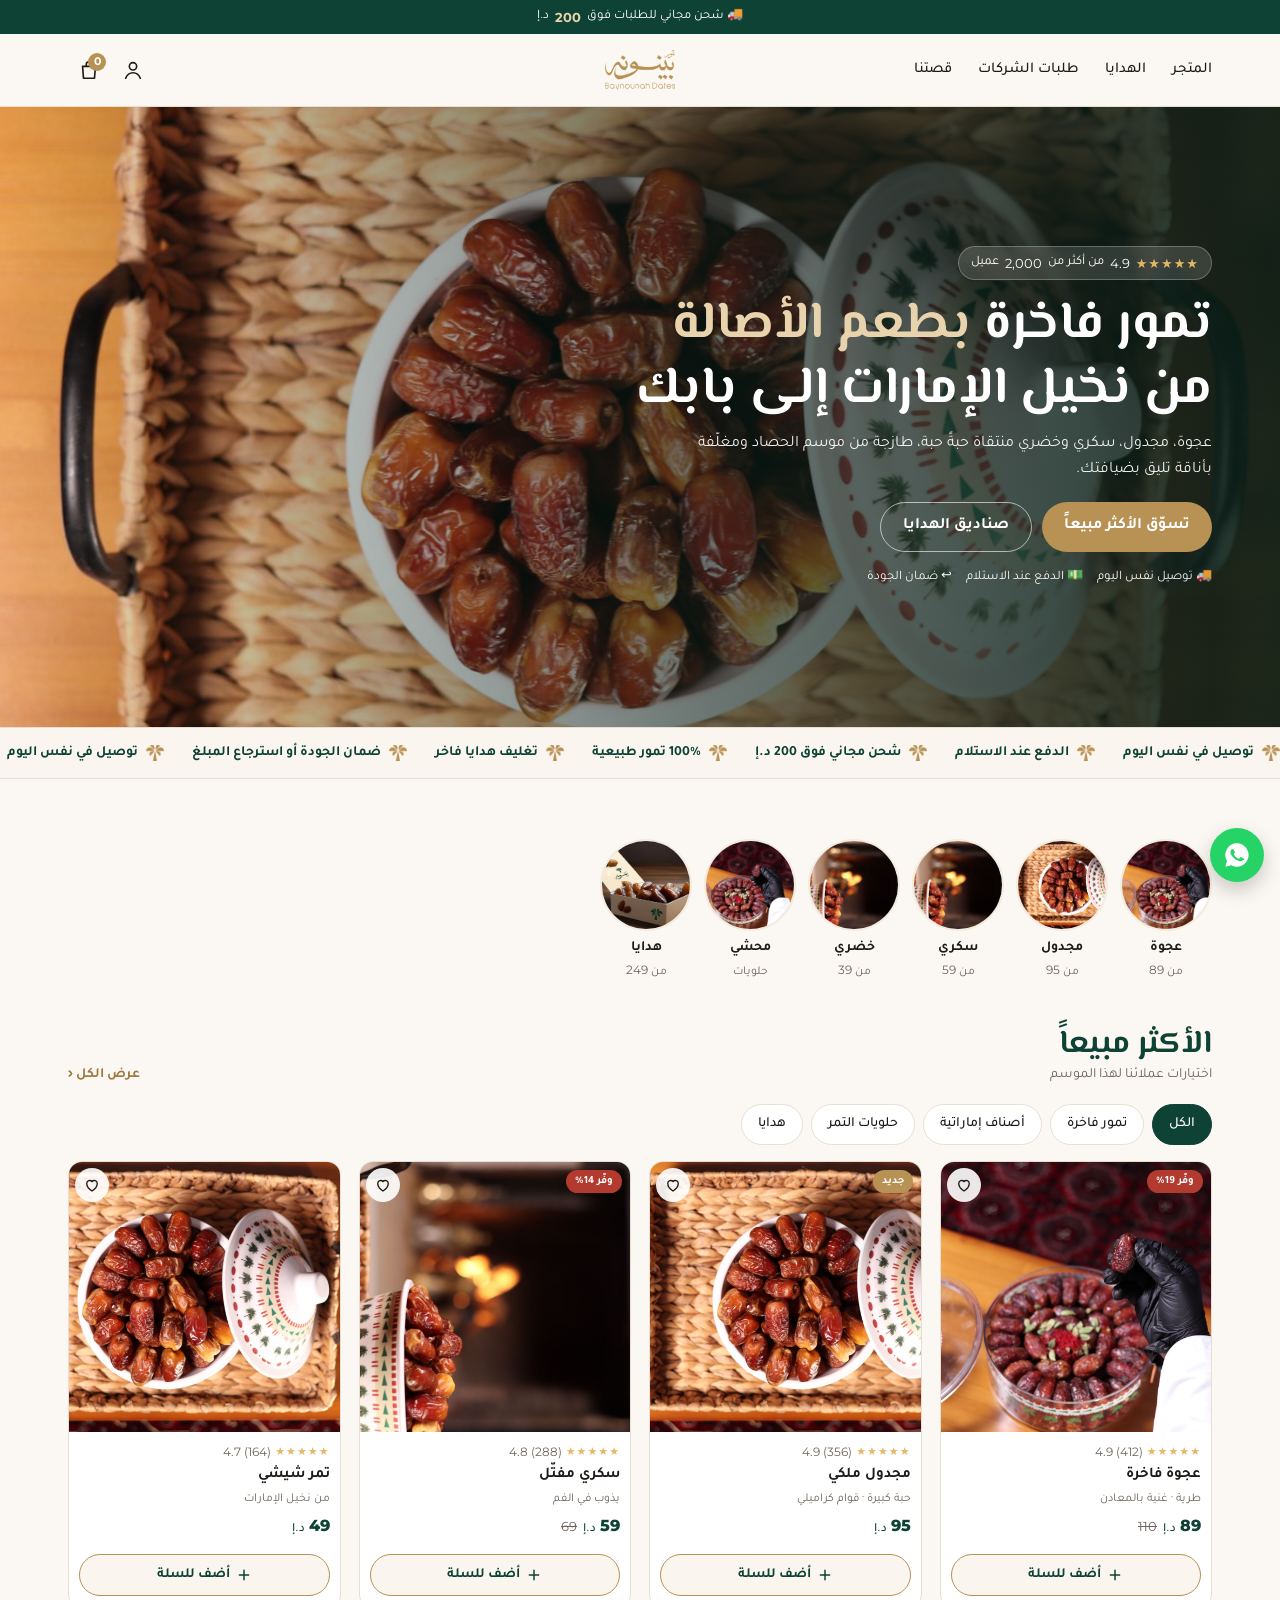
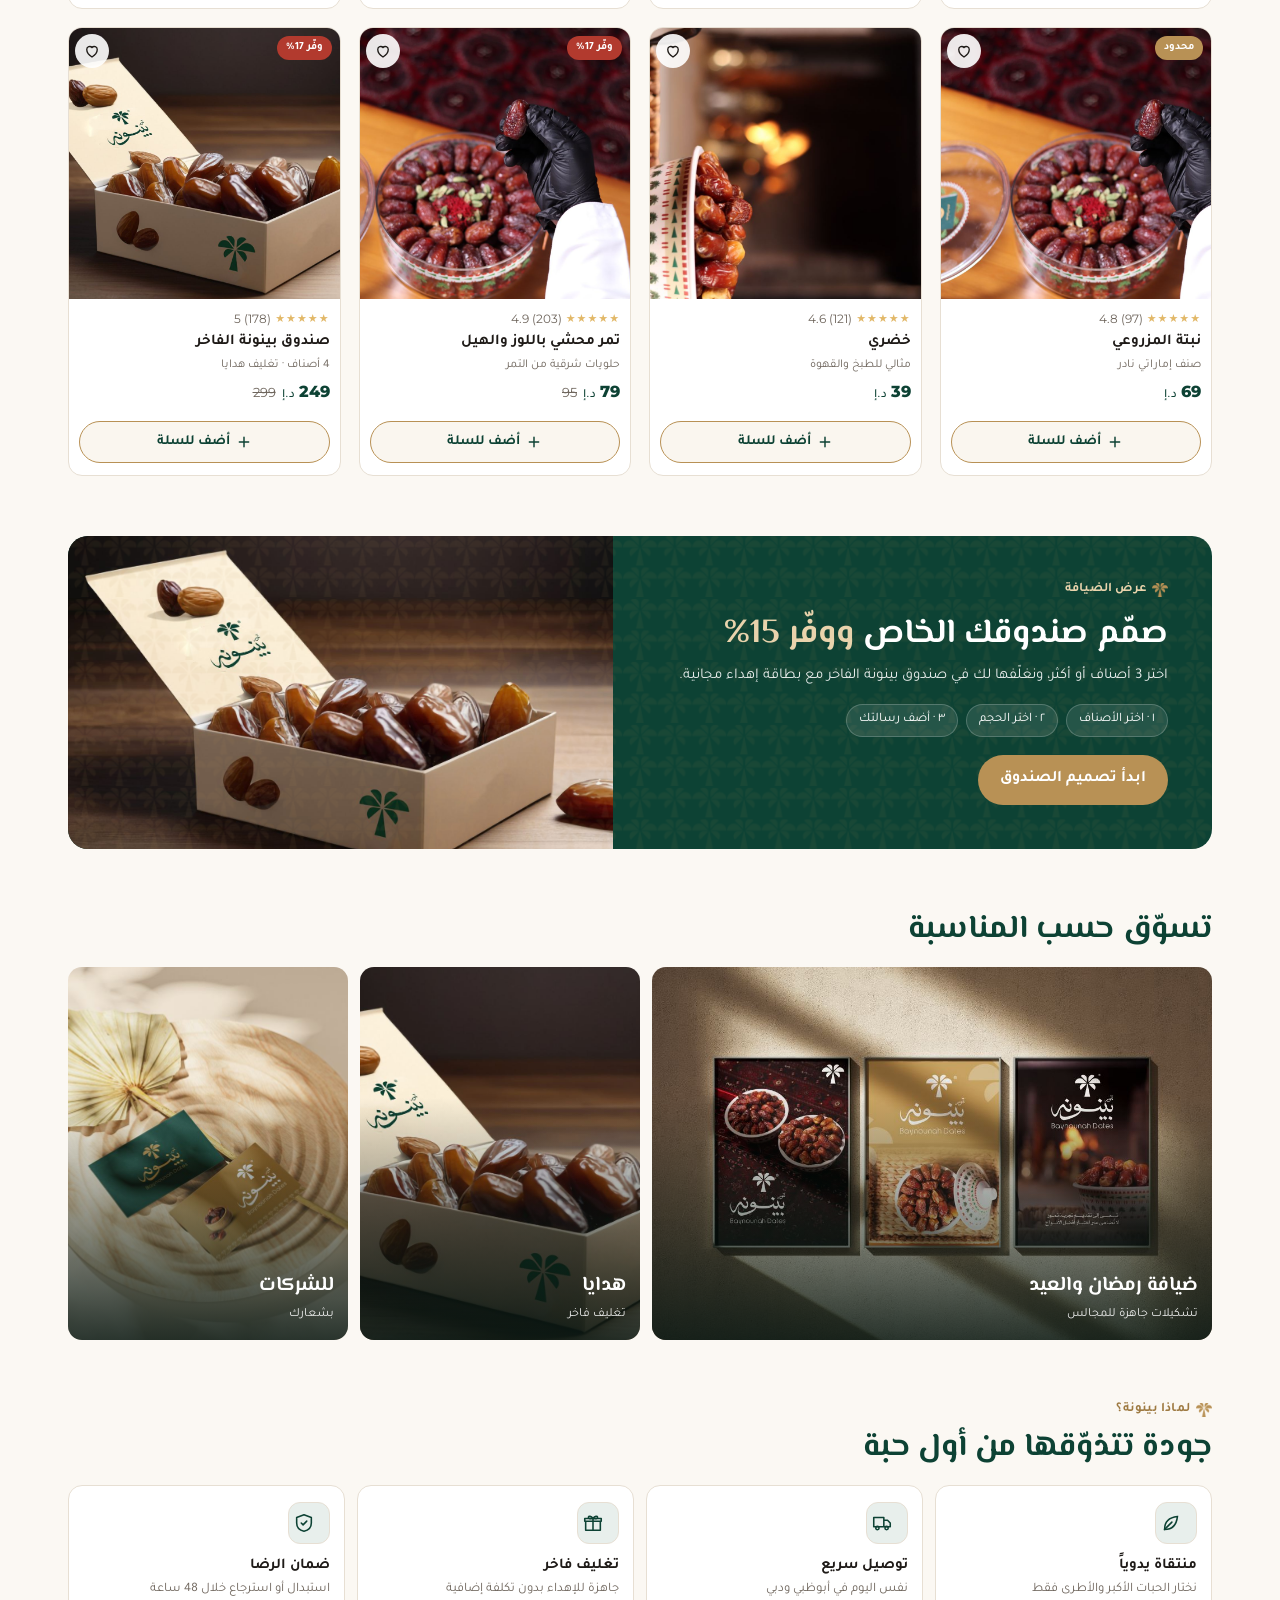
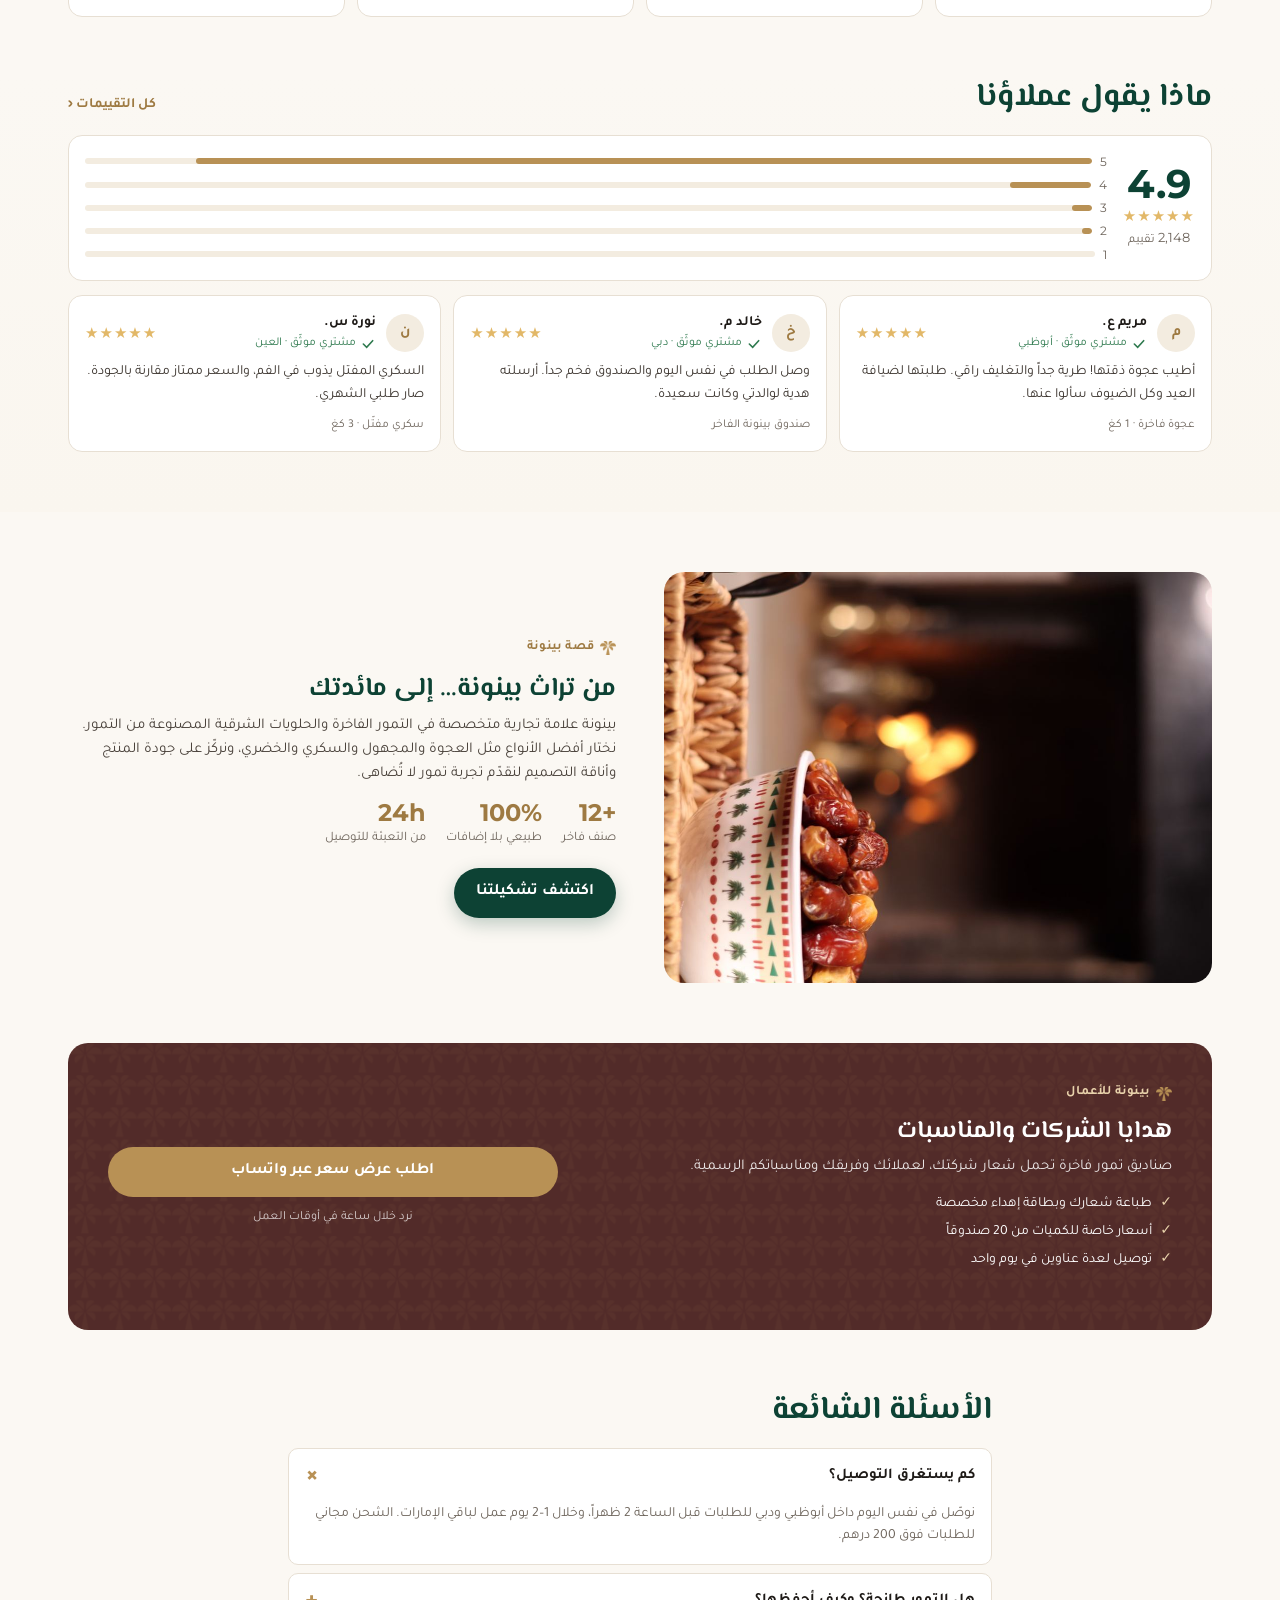
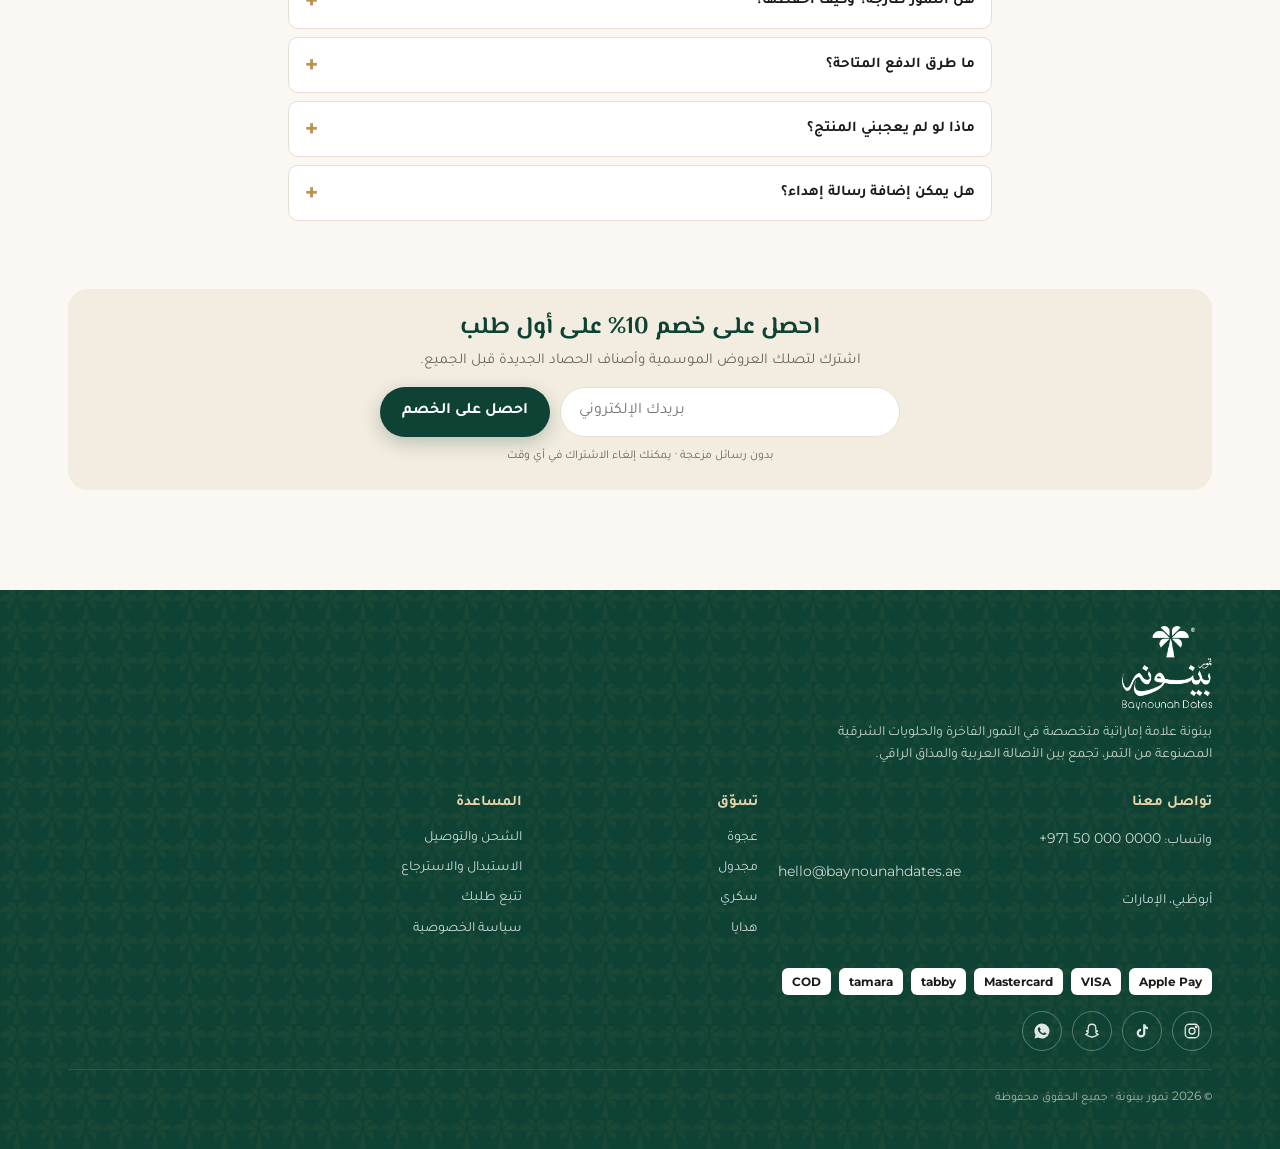
<file: index.html>
<!doctype html>
<html lang="ar" dir="rtl">
<head>
<meta charset="utf-8">
<meta name="viewport" content="width=device-width,initial-scale=1">
<title>تمور بينونة | تمور فاخرة وهدايا تمر من الإمارات</title>
<meta name="description" content="تمور بينونة الفاخرة: عجوة، مجدول، سكري وخضري، وصناديق هدايا فاخرة. توصيل في نفس اليوم وشحن مجاني فوق 200 درهم.">
<meta name="theme-color" content="#0D4234">
<link rel="preconnect" href="https://fonts.googleapis.com"><link rel="preconnect" href="https://fonts.gstatic.com" crossorigin>
<link href="https://fonts.googleapis.com/css2?family=El+Messiri:wght@600;700&family=Montserrat:wght@400;500;600;700&family=Tajawal:wght@400;500;700;800&display=swap" rel="stylesheet">
<link rel="preload" as="image" href="assets/hero.jpg" fetchpriority="high">
<link rel="stylesheet" href="styles.css">
</head>
<body>
<div id="top"></div>

<main>
  <!-- 1. HERO: clear value prop + 1 primary CTA + trust above the fold -->
  <section class="hero">
    <img class="bg" src="assets/hero.jpg" alt="تمور بينونة الفاخرة في سلة تقليدية" fetchpriority="high">
    <div class="hero-in">
      <span class="pill"><span class="stars">★★★★★</span> <span class="lat">4.9</span> من أكثر من <span class="lat">2,000</span> عميل</span>
      <h1>تمور فاخرة <em>بطعم الأصالة</em><br>من نخيل الإمارات إلى بابك</h1>
      <p>عجوة، مجدول، سكري وخضري منتقاة حبةً حبة، طازجة من موسم الحصاد ومغلّفة بأناقة تليق بضيافتك.</p>
      <div class="hero-ctas">
        <a href="#shop" class="btn btn-gold">تسوّق الأكثر مبيعاً</a>
        <a href="#gifts" class="btn btn-ghost">صناديق الهدايا</a>
      </div>
      <div class="hero-trust">
        <span>🚚 توصيل نفس اليوم</span><span>💵 الدفع عند الاستلام</span><span>↩️ ضمان الجودة</span>
      </div>
    </div>
  </section>

  <!-- 2. USP marquee -->
  <div class="usp" aria-hidden="true"><div class="usp-row" id="uspRow"></div></div>

  <!-- 3. Category shortcuts (fast path to product) -->
  <section class="sec" style="padding-bottom:10px">
    <div class="container">
      <div class="cats">
        <a class="cat" href="product.html#ajwa"><div class="ph"><img src="assets/tray.jpg" style="object-position:60% 50%" alt=""></div><b>عجوة</b><small>من <span class="lat">89</span></small></a>
        <a class="cat" href="product.html#medjool"><div class="ph"><img src="assets/hero.jpg" style="object-position:35% 50%" alt=""></div><b>مجدول</b><small>من <span class="lat">95</span></small></a>
        <a class="cat" href="product.html#sukkari"><div class="ph"><img src="assets/bowl.jpg" style="object-position:50% 70%" alt=""></div><b>سكري</b><small>من <span class="lat">59</span></small></a>
        <a class="cat" href="product.html#khudri"><div class="ph"><img src="assets/bowl.jpg" style="object-position:50% 40%" alt=""></div><b>خضري</b><small>من <span class="lat">39</span></small></a>
        <a class="cat" href="product.html#stuffed"><div class="ph"><img src="assets/tray.jpg" style="object-position:80% 40%" alt=""></div><b>محشي</b><small>حلويات</small></a>
        <a class="cat" href="#gifts"><div class="ph"><img src="assets/giftbox.jpg" alt=""></div><b>هدايا</b><small>من <span class="lat">249</span></small></a>
      </div>
    </div>
  </section>

  <!-- 4. Best sellers with filter + quick add -->
  <section class="sec" id="shop" style="padding-top:24px">
    <div class="container">
      <div class="sec-head"><div><h2>الأكثر مبيعاً</h2><p>اختيارات عملائنا لهذا الموسم</p></div><a class="link-more" href="#">عرض الكل ‹</a></div>
      <div class="tabs" role="tablist" id="tabs">
        <button class="tab on" data-f="all">الكل</button>
        <button class="tab" data-f="premium">تمور فاخرة</button>
        <button class="tab" data-f="local">أصناف إماراتية</button>
        <button class="tab" data-f="sweets">حلويات التمر</button>
        <button class="tab" data-f="gifts">هدايا</button>
      </div>
      <div class="grid" id="grid"></div>
    </div>
  </section>

  <!-- 5. Bundle offer: raises AOV -->
  <section class="sec" id="gifts" style="padding-top:0">
    <div class="container">
      <div class="offer">
        <div class="pattern"></div>
        <div class="txt">
          <span class="eyebrow" style="color:#E9D3AC"><img src="assets/palm-gold.png" alt="">عرض الضيافة</span>
          <h2>صمّم صندوقك الخاص <em>ووفّر 15%</em></h2>
          <p>اختر 3 أصناف أو أكثر، ونغلّفها لك في صندوق بينونة الفاخر مع بطاقة إهداء مجانية.</p>
          <div class="steps"><span>١ · اختر الأصناف</span><span>٢ · اختر الحجم</span><span>٣ · أضف رسالتك</span></div>
          <a href="product.html#giftbox" class="btn btn-gold">ابدأ تصميم الصندوق</a>
        </div>
        <div class="img" role="img" aria-label="صندوق هدايا تمور بينونة"></div>
      </div>
    </div>
  </section>

  <!-- 6. Shop by occasion -->
  <section class="sec" style="padding-top:0">
    <div class="container">
      <div class="sec-head"><div><h2>تسوّق حسب المناسبة</h2></div></div>
      <div class="occ">
        <a href="#shop"><img src="assets/posters.jpg" alt="" loading="lazy"><div><b>ضيافة رمضان والعيد</b><small>تشكيلات جاهزة للمجالس</small></div></a>
        <a href="product.html#giftbox"><img src="assets/giftbox.jpg" alt="" loading="lazy"><div><b>هدايا</b><small>تغليف فاخر</small></div></a>
        <a href="#corporate"><img src="assets/cards.jpg" alt="" loading="lazy"><div><b>للشركات</b><small>بشعارك</small></div></a>
      </div>
    </div>
  </section>

  <!-- 7. Why Baynounah (objection handling) -->
  <section class="sec" style="padding-top:0">
    <div class="container">
      <div class="sec-head"><div><span class="eyebrow"><img src="assets/palm-gold.png" alt="">لماذا بينونة؟</span><h2>جودة تتذوّقها من أول حبة</h2></div></div>
      <div class="why" id="why"></div>
    </div>
  </section>

  <!-- 8. Social proof -->
  <section class="sec" style="padding-top:0;background:linear-gradient(var(--cream),var(--gold-50))">
    <div class="container">
      <div class="sec-head"><div><h2>ماذا يقول عملاؤنا</h2></div><a class="link-more" href="#">كل التقييمات ‹</a></div>
      <div class="rev-summary">
        <div style="text-align:center"><div class="big">4.9</div><div class="stars">★★★★★</div><small style="color:var(--muted)"><span class="lat">2,148</span> تقييم</small></div>
        <div class="bars">
          <div class="bar"><span class="lat">5</span><i style="--w:89%"></i></div>
          <div class="bar"><span class="lat">4</span><i style="--w:8%"></i></div>
          <div class="bar"><span class="lat">3</span><i style="--w:2%"></i></div>
          <div class="bar"><span class="lat">2</span><i style="--w:1%"></i></div>
          <div class="bar"><span class="lat">1</span><i style="--w:0%"></i></div>
        </div>
      </div>
      <div class="reviews" id="reviews"></div>
    </div>
  </section>

  <!-- 9. Brand story -->
  <section class="sec" id="story">
    <div class="container story">
      <div class="img"><img src="assets/bowl.jpg" alt="تمور بينونة في صحن تقليدي" loading="lazy"></div>
      <div>
        <span class="eyebrow"><img src="assets/palm-gold.png" alt="">قصة بينونة</span>
        <h2>من تراث بينونة… إلى مائدتك</h2>
        <p>بينونة علامة تجارية متخصصة في التمور الفاخرة والحلويات الشرقية المصنوعة من التمور. نختار أفضل الأنواع مثل العجوة والمجهول والسكري والخضري، ونركّز على جودة المنتج وأناقة التصميم لنقدّم تجربة تمور لا تُضاهى.</p>
        <div class="stats">
          <div><b>+12</b><span>صنف فاخر</span></div>
          <div><b>100%</b><span>طبيعي بلا إضافات</span></div>
          <div><b>24h</b><span>من التعبئة للتوصيل</span></div>
        </div>
        <a href="#shop" class="btn btn-primary">اكتشف تشكيلتنا</a>
      </div>
    </div>
  </section>

  <!-- 10. Corporate / B2B lead capture -->
  <section class="sec" id="corporate" style="padding-top:0">
    <div class="container">
      <div class="corp">
        <div class="pattern" style="opacity:.06"></div>
        <div style="position:relative">
          <span class="eyebrow" style="color:#E9D3AC"><img src="assets/palm-gold.png" alt="">بينونة للأعمال</span>
          <h2>هدايا الشركات والمناسبات</h2>
          <p>صناديق تمور فاخرة تحمل شعار شركتك، لعملائك وفريقك ومناسباتكم الرسمية.</p>
          <ul><li>طباعة شعارك وبطاقة إهداء مخصصة</li><li>أسعار خاصة للكميات من 20 صندوقاً</li><li>توصيل لعدة عناوين في يوم واحد</li></ul>
        </div>
        <div style="position:relative;display:grid;gap:10px">
          <a class="btn btn-gold btn-block" href="https://wa.me/971500000000?text=%D8%B7%D9%84%D8%A8%20%D8%B9%D8%B1%D8%B6%20%D8%B3%D8%B9%D8%B1%20%D9%84%D9%84%D8%B4%D8%B1%D9%83%D8%A7%D8%AA">اطلب عرض سعر عبر واتساب</a>
          <small style="opacity:.75;text-align:center">نرد خلال ساعة في أوقات العمل</small>
        </div>
      </div>
    </div>
  </section>

  <!-- 11. FAQ -->
  <section class="sec faq" id="faq" style="padding-top:0">
    <div class="container" style="max-width:760px">
      <div class="sec-head"><div><h2>الأسئلة الشائعة</h2></div></div>
      <details open><summary>كم يستغرق التوصيل؟</summary><p>نوصّل في نفس اليوم داخل أبوظبي ودبي للطلبات قبل الساعة 2 ظهراً، وخلال 1–2 يوم عمل لباقي الإمارات. الشحن مجاني للطلبات فوق 200 درهم.</p></details>
      <details><summary>هل التمور طازجة؟ وكيف أحفظها؟</summary><p>نعبّئ التمور أسبوعياً من موسم الحصاد. احفظها في مكان بارد وجاف أو في الثلاجة لتبقى طرية حتى 6 أشهر.</p></details>
      <details><summary>ما طرق الدفع المتاحة؟</summary><p>Apple Pay، بطاقات Visa و Mastercard، التقسيط مع tabby و tamara، والدفع عند الاستلام.</p></details>
      <details><summary>ماذا لو لم يعجبني المنتج؟</summary><p>رضاك مضمون. إذا وصلك المنتج بحالة غير مرضية تواصل معنا خلال 48 ساعة ونستبدله أو نرد المبلغ كاملاً.</p></details>
      <details><summary>هل يمكن إضافة رسالة إهداء؟</summary><p>نعم، يمكنك إضافة بطاقة إهداء مجانية مع تغليف فاخر من صفحة المنتج أو السلة.</p></details>
    </div>
  </section>

  <!-- 12. Email capture with incentive -->
  <section class="sec" style="padding-top:0">
    <div class="container">
      <div class="news">
        <h2>احصل على خصم 10% على أول طلب</h2>
        <p>اشترك لتصلك العروض الموسمية وأصناف الحصاد الجديدة قبل الجميع.</p>
        <form onsubmit="event.preventDefault();this.innerHTML='<b style=&quot;color:var(--green)&quot;>🎉 كود خصمك: <span class=lat>BAYNOUNAH10</span></b>'">
          <input class="field" type="email" required placeholder="بريدك الإلكتروني" aria-label="البريد الإلكتروني" dir="auto">
          <button class="btn btn-primary">احصل على الخصم</button>
        </form>
        <small>بدون رسائل مزعجة · يمكنك إلغاء الاشتراك في أي وقت</small>
      </div>
    </div>
  </section>
</main>

<div id="bottom"></div>
<script src="app.js"></script>
<script>
  // USP marquee (duplicated for seamless loop)
  const usp = ['توصيل في نفس اليوم','الدفع عند الاستلام','شحن مجاني فوق 200 د.إ','100% تمور طبيعية','تغليف هدايا فاخر','ضمان الجودة أو استرجاع المبلغ'];
  $('#uspRow').innerHTML = [...usp, ...usp].map(t => `<span><img src="assets/palm-gold.png" alt="">${t}</span>`).join('');

  // product grid + filter tabs
  const renderGrid = f => $('#grid').innerHTML = PRODUCTS.filter(p => f === 'all' || p.cat === f).map(cardHTML).join('');
  renderGrid('all');
  $('#tabs').addEventListener('click', e => {
    const b = e.target.closest('.tab'); if (!b) return;
    $$('.tab').forEach(t => t.classList.toggle('on', t === b)); renderGrid(b.dataset.f);
  });

  // why us
  $('#why').innerHTML = [
    [I.leaf, 'منتقاة يدوياً', 'نختار الحبات الأكبر والأطرى فقط'],
    [I.truck, 'توصيل سريع', 'نفس اليوم في أبوظبي ودبي'],
    [I.gift, 'تغليف فاخر', 'جاهزة للإهداء بدون تكلفة إضافية'],
    [I.shield, 'ضمان الرضا', 'استبدال أو استرجاع خلال 48 ساعة'],
  ].map(([ic, t, d]) => `<div><div class="ic">${ic}</div><b>${t}</b><p>${d}</p></div>`).join('');

  // reviews
  $('#reviews').innerHTML = [
    ['مريم ع.', 'أبوظبي', 'أطيب عجوة ذقتها! طرية جداً والتغليف راقي. طلبتها لضيافة العيد وكل الضيوف سألوا عنها.', 'عجوة فاخرة · 1 كغ'],
    ['خالد م.', 'دبي', 'وصل الطلب في نفس اليوم والصندوق فخم جداً. أرسلته هدية لوالدتي وكانت سعيدة.', 'صندوق بينونة الفاخر'],
    ['نورة س.', 'العين', 'السكري المفتل يذوب في الفم، والسعر ممتاز مقارنة بالجودة. صار طلبي الشهري.', 'سكري مفتّل · 3 كغ'],
  ].map(([n, c, t, p]) => `<div class="review"><div class="top"><div class="who"><div class="av">${n[0]}</div><div><b>${n}</b><small>${I.check} مشتري موثّق · ${c}</small></div></div><span class="stars">★★★★★</span></div><p>${t}</p><div class="prod">${p}</div></div>`).join('');
</script>
</body>
</html>
</file>
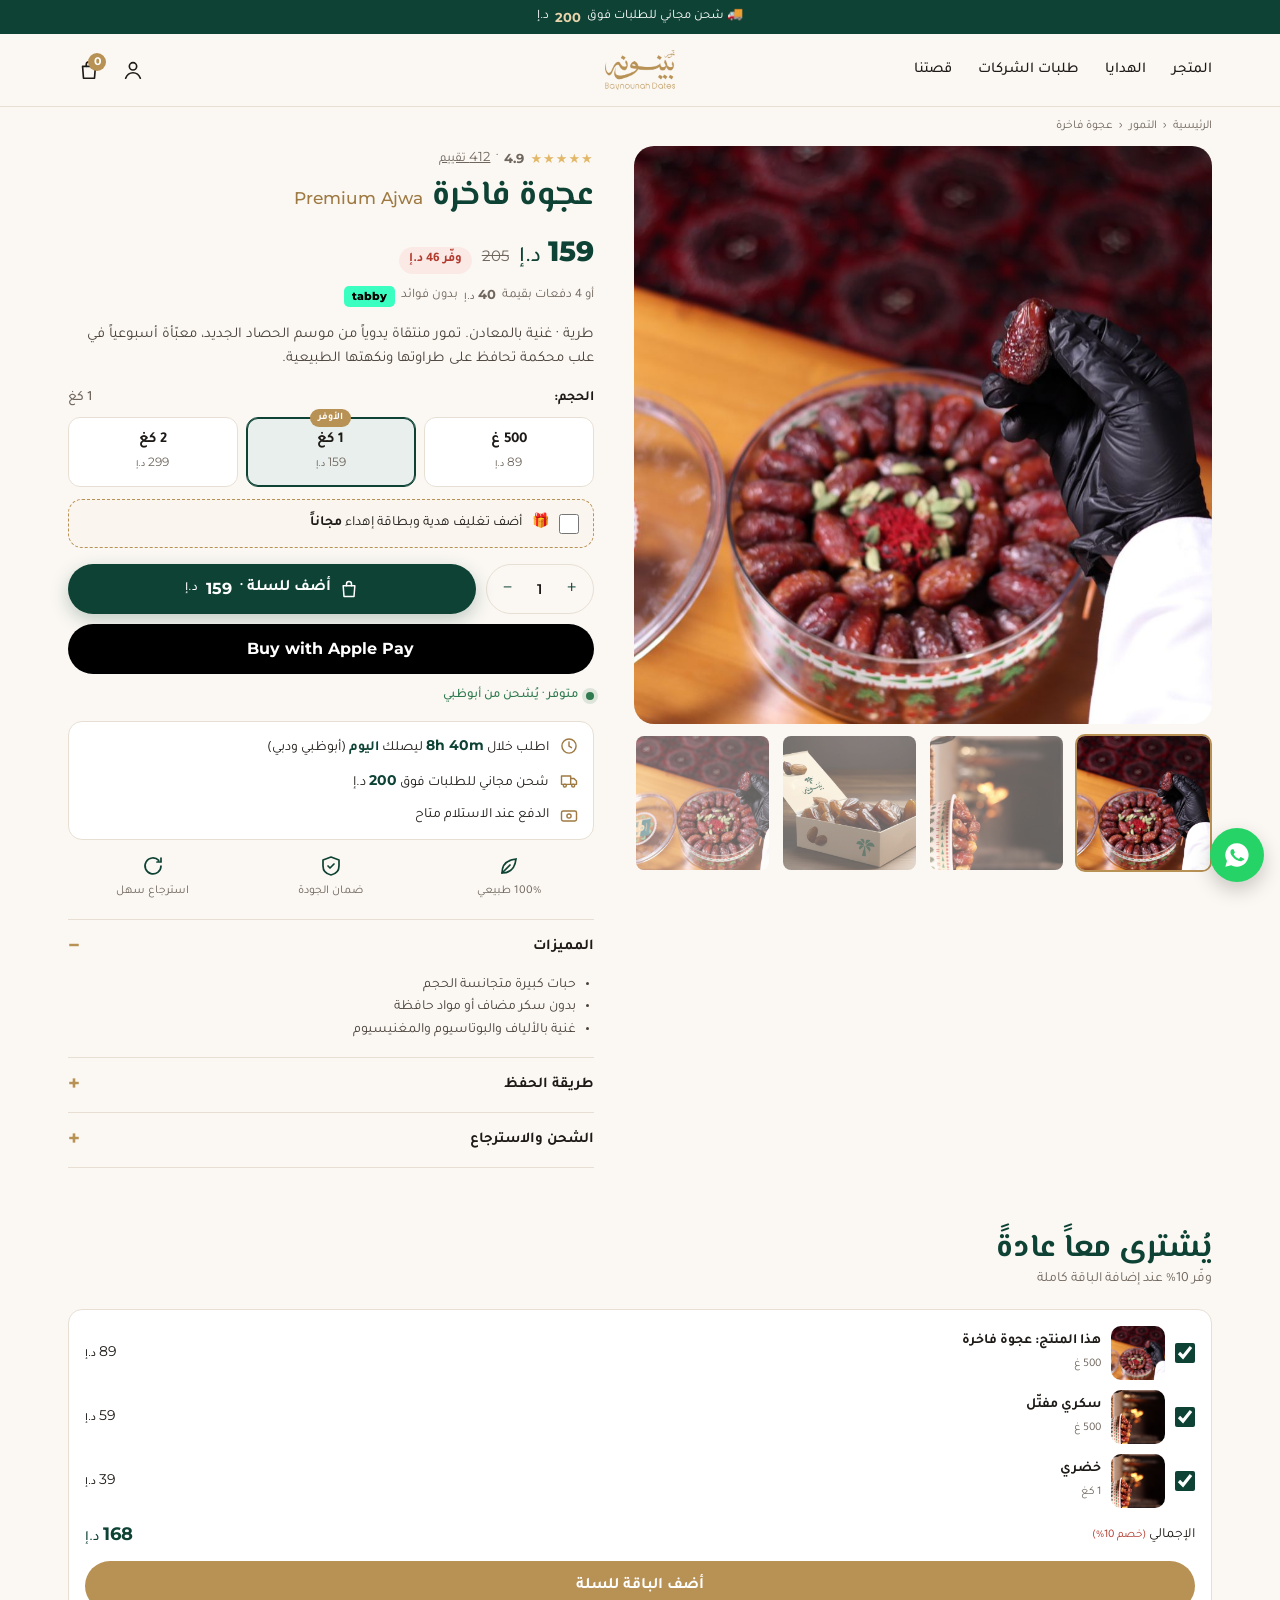
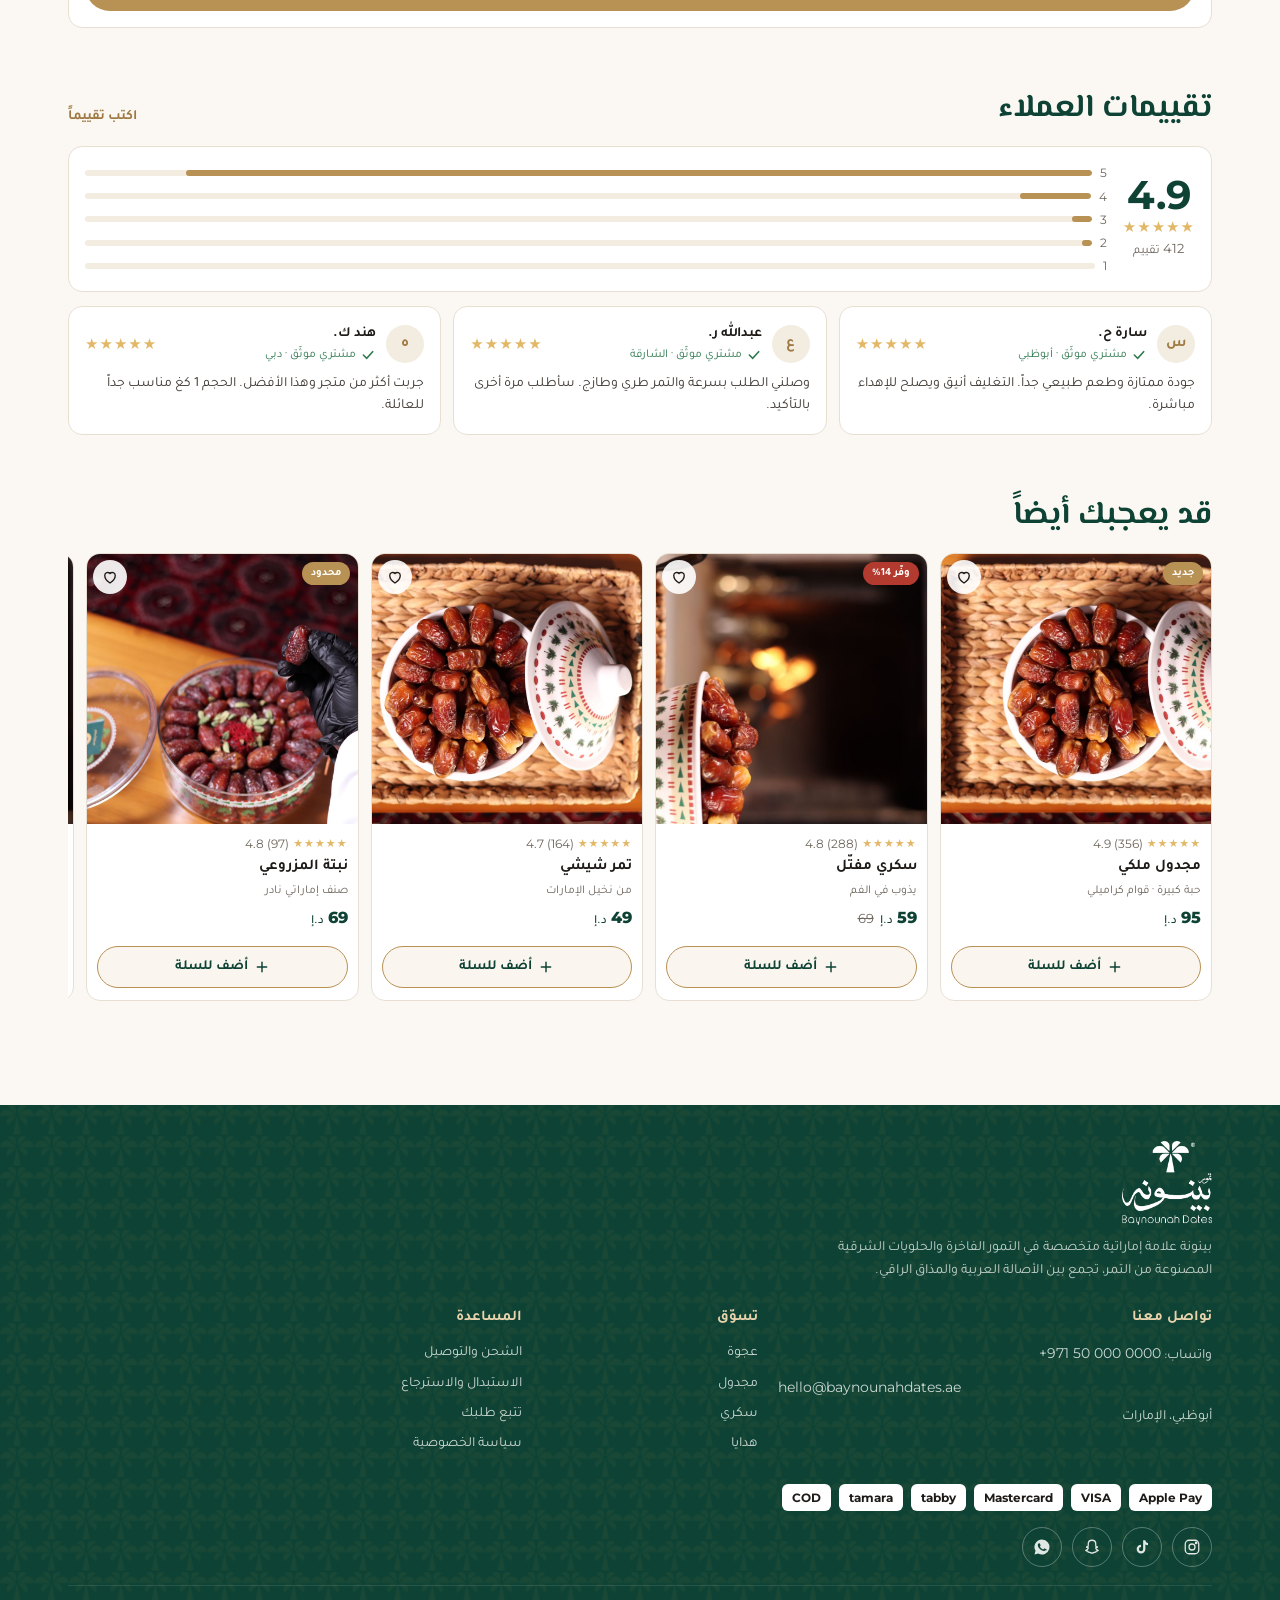
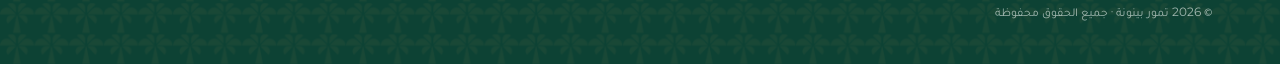
<file: product.html>
<!doctype html>
<html lang="ar" dir="rtl">
<head>
<meta charset="utf-8">
<meta name="viewport" content="width=device-width,initial-scale=1">
<title>تمور بينونة | منتج</title>
<meta name="theme-color" content="#0D4234">
<link rel="preconnect" href="https://fonts.googleapis.com"><link rel="preconnect" href="https://fonts.gstatic.com" crossorigin>
<link href="https://fonts.googleapis.com/css2?family=El+Messiri:wght@600;700&family=Montserrat:wght@400;500;600;700&family=Tajawal:wght@400;500;700;800&display=swap" rel="stylesheet">
<link rel="stylesheet" href="styles.css">
</head>
<body class="has-sticky">
<div id="top"></div>

<main class="container">
  <nav class="crumbs" id="crumbs"></nav>

  <div class="pdp">
    <!-- Gallery: swipe on mobile, thumbs on desktop -->
    <div class="gallery">
      <div class="g-main" id="gMain"></div>
      <div class="g-dots" id="gDots"></div>
      <div class="g-thumbs" id="gThumbs"></div>
    </div>

    <div class="pdp-info" id="info"></div>
  </div>

  <!-- Frequently bought together (AOV) -->
  <section class="sec" style="padding-bottom:0">
    <div class="sec-head"><div><h2>يُشترى معاً عادةً</h2><p>وفّر 10% عند إضافة الباقة كاملة</p></div></div>
    <div class="fbt" id="fbt"></div>
  </section>

  <!-- Reviews -->
  <section class="sec" id="rev" style="padding-bottom:0">
    <div class="sec-head"><div><h2>تقييمات العملاء</h2></div><button class="link-more">اكتب تقييماً</button></div>
    <div class="rev-summary">
      <div style="text-align:center"><div class="big" id="rAvg">4.9</div><div class="stars">★★★★★</div><small style="color:var(--muted)" id="rCount"></small></div>
      <div class="bars">
        <div class="bar"><span class="lat">5</span><i style="--w:90%"></i></div>
        <div class="bar"><span class="lat">4</span><i style="--w:7%"></i></div>
        <div class="bar"><span class="lat">3</span><i style="--w:2%"></i></div>
        <div class="bar"><span class="lat">2</span><i style="--w:1%"></i></div>
        <div class="bar"><span class="lat">1</span><i style="--w:0%"></i></div>
      </div>
    </div>
    <div class="reviews" id="reviews"></div>
  </section>

  <!-- Cross-sell -->
  <section class="sec">
    <div class="sec-head"><div><h2>قد يعجبك أيضاً</h2></div></div>
    <div class="rail" id="related"></div>
  </section>
</main>

<!-- Sticky add-to-cart (appears when main CTA scrolls out of view) -->
<div class="sticky-atc" id="sticky">
  <div class="t"><b id="sName"></b><span id="sPrice"></span></div>
  <button class="btn btn-primary" id="sBtn">أضف للسلة</button>
</div>

<div id="bottom"></div>
<script src="app.js"></script>
<script>
  addEventListener('hashchange', () => { if (byId(location.hash.slice(1))) location.reload(); });
  const p = byId(location.hash.slice(1) || new URLSearchParams(location.search).get('id')) || PRODUCTS[0];
  document.title = `${p.name} | تمور بينونة`;
  let size = Math.max(0, p.sizes.findIndex(s => s.best)), qty = 1;

  $('#crumbs').innerHTML = `<a href="index.html">الرئيسية</a> ‹ <a href="index.html#shop">التمور</a> ‹ <span>${p.name}</span>`;

  // gallery (in Shopify: product.media)
  const pics = [[p.img, p.pos], ['assets/bowl.jpg', '50% 60%'], ['assets/giftbox.jpg', '50% 50%'], ['assets/tray.jpg', '30% 40%']];
  $('#gMain').innerHTML = pics.map(([s, o], i) => `<img src="${s}" style="object-position:${o}" alt="${p.name} ${i + 1}" ${i ? 'loading="lazy"' : 'fetchpriority="high"'}>`).join('');
  $('#gDots').innerHTML = pics.map((_, i) => `<i class="${i ? '' : 'on'}"></i>`).join('');
  $('#gThumbs').innerHTML = pics.map(([s, o], i) => `<img src="${s}" style="object-position:${o}" data-i="${i}" class="${i ? '' : 'on'}" alt="">`).join('');
  const gm = $('#gMain');
  gm.addEventListener('scroll', () => {
    const i = Math.round(Math.abs(gm.scrollLeft) / gm.clientWidth);
    $$('#gDots i').forEach((d, j) => d.classList.toggle('on', i === j));
    $$('#gThumbs img').forEach((d, j) => d.classList.toggle('on', i === j));
  }, { passive: true });
  $('#gThumbs').addEventListener('click', e => { const i = e.target.dataset.i; if (i != null) gm.children[i].scrollIntoView({ behavior: 'smooth', block: 'nearest', inline: 'center' }); });

  // delivery cut-off countdown (honest: real 2pm same-day cut-off)
  function cutoff() {
    const n = new Date(), c = new Date(n); c.setHours(14, 0, 0, 0);
    if (n > c) return 'اطلب الآن ليصلك <b>غداً</b>';
    const m = Math.floor((c - n) / 60000);
    return `اطلب خلال <b class="lat">${Math.floor(m / 60)}h ${m % 60}m</b> ليصلك <b>اليوم</b> (أبوظبي ودبي)`;
  }

  function renderInfo() {
    const s = p.sizes[size];
    $('#info').innerHTML = `
      <div class="pdp-rate"><span class="stars">★★★★★</span><b class="lat">${p.rating}</b> · <a href="#rev" onclick="event.preventDefault();document.getElementById('rev').scrollIntoView({behavior:'smooth'})"><span class="lat">${p.reviews}</span> تقييم</a></div>
      <h1>${p.name} <small class="lat" style="font-size:.5em;color:var(--gold-600);font-weight:500">${p.en}</small></h1>
      <div class="pdp-price"><span class="now">${money(s.p)}</span>${s.was ? `<span class="was lat">${s.was}</span><span class="save">وفّر ${s.was - s.p} ${CUR}</span>` : ''}</div>
      <div class="bnpl">أو 4 دفعات بقيمة <b>${money(Math.ceil(s.p / 4))}</b> بدون فوائد <span class="tb-chip">tabby</span></div>
      <p class="short">${p.sub}. تمور منتقاة يدوياً من موسم الحصاد الجديد، معبّأة أسبوعياً في علب محكمة تحافظ على طراوتها ونكهتها الطبيعية.</p>

      <div class="opt-label">الحجم: <span>${s.w}</span></div>
      <div class="opts" id="opts">${p.sizes.map((o, i) => `<button class="opt ${i === size ? 'on' : ''}" data-s="${i}">${o.best ? '<span class="best">الأوفر</span>' : ''}<b>${o.w}</b><small>${money(o.p)}</small></button>`).join('')}</div>

      <label class="gift-opt"><input type="checkbox" id="gift"> 🎁 <span>أضف تغليف هدية وبطاقة إهداء <b>مجاناً</b></span></label>

      <div class="buy-row">
        <div class="qty"><button id="qp" aria-label="زيادة">+</button><span id="qv" class="lat">${qty}</span><button id="qm" aria-label="إنقاص">−</button></div>
        <button class="btn btn-primary" id="atc">${I.bag.replace('<svg', '<svg width="20"')} أضف للسلة · ${money(s.p * qty)}</button>
      </div>
      <button class="btn btn-block" style="margin-top:10px;background:#000;color:#fff;font-family:var(--font-lat)" onclick="toast('معاينة فقط: الدفع السريع عبر Shopify')">Buy with Apple Pay</button>

      <div class="stock"><i></i> متوفر · يُشحن من أبوظبي</div>

      <div class="delivery">
        <div>${I.clock}<span>${cutoff()}</span></div>
        <div>${I.truck}<span>شحن مجاني للطلبات فوق <b class="lat">${FREE_SHIP}</b> ${CUR}</span></div>
        <div>${I.cash}<span>الدفع عند الاستلام متاح</span></div>
      </div>

      <div class="trust-row">
        <div>${I.leaf}<span>100% طبيعي</span></div>
        <div>${I.shield}<span>ضمان الجودة</span></div>
        <div>${I.refresh}<span>استرجاع سهل</span></div>
      </div>

      <div class="acc">
        <details open><summary>المميزات</summary><div class="c"><ul><li>حبات كبيرة متجانسة الحجم</li><li>بدون سكر مضاف أو مواد حافظة</li><li>غنية بالألياف والبوتاسيوم والمغنيسيوم</li></ul></div></details>
        <details><summary>طريقة الحفظ</summary><div class="c">تُحفظ في مكان بارد وجاف بعيداً عن الشمس، أو في الثلاجة حتى 6 أشهر. يُفضّل تقديمها بدرجة حرارة الغرفة.</div></details>
        <details><summary>الشحن والاسترجاع</summary><div class="c">توصيل في نفس اليوم داخل أبوظبي ودبي للطلبات قبل 2 ظهراً، و1–2 يوم عمل لباقي الإمارات. إذا لم تكن راضياً تواصل معنا خلال 48 ساعة.</div></details>
      </div>`;
    $('#sName').textContent = `${p.name} · ${s.w}`;
    $('#sPrice').innerHTML = money(s.p);
  }
  renderInfo();

  $('#info').addEventListener('click', e => {
    const o = e.target.closest('[data-s]');
    if (o) { size = +o.dataset.s; renderInfo(); return; }
    if (e.target.closest('#qp')) { qty++; renderInfo(); }
    if (e.target.closest('#qm') && qty > 1) { qty--; renderInfo(); }
    if (e.target.closest('#atc')) addToCart(p.id, size, qty, true);
  });
  $('#sBtn').onclick = () => addToCart(p.id, size, qty, true);

  // sticky ATC visibility
  const syncSticky = () => { const b = $('#atc'); $('#sticky').classList.toggle('on', !!b && b.getBoundingClientRect().bottom < 0); };
  addEventListener('scroll', syncSticky, { passive: true });

  // FBT bundle
  const pair = PRODUCTS.filter(x => x.id !== p.id && ['stuffed', 'khudri', 'giftbox', 'sukkari'].includes(x.id)).slice(0, 2);
  const fbtSet = [p, ...pair];
  function renderFbt() {
    const checked = $$('#fbt input:checked').map(i => i.value);
    const ids = checked.length ? checked : fbtSet.map(x => x.id);
    const sum = ids.reduce((a, id) => a + byId(id).price, 0);
    const all = ids.length === fbtSet.length;
    $('#fbtTotal').innerHTML = `<span>الإجمالي ${all ? '<small style="color:var(--sale)">(خصم 10%)</small>' : ''}</span><b>${money(all ? Math.round(sum * .9) : sum)}</b>`;
  }
  $('#fbt').innerHTML = `<div class="fbt-items">${fbtSet.map((x, i) => `<label class="fbt-item"><input type="checkbox" value="${x.id}" checked><img src="${x.img}" style="object-position:${x.pos}" alt=""><div><b>${i ? '' : 'هذا المنتج: '}${x.name}</b><small style="color:var(--muted)">${x.sizes[0].w}</small></div><span>${money(x.price)}</span></label>`).join('')}</div>
    <div class="fbt-total" id="fbtTotal"></div><button class="btn btn-gold btn-block" id="fbtAdd">أضف الباقة للسلة</button>`;
  $('#fbt').addEventListener('change', renderFbt); renderFbt();
  $('#fbtAdd').onclick = () => { $$('#fbt input:checked').forEach(i => addToCart(i.value, 0, 1, false)); openDrawer('cart'); };

  // reviews
  $('#rAvg').textContent = p.rating;
  $('#rCount').innerHTML = `<span class="lat">${p.reviews}</span> تقييم`;
  $('#reviews').innerHTML = [
    ['سارة ح.', 'أبوظبي', 'جودة ممتازة وطعم طبيعي جداً. التغليف أنيق ويصلح للإهداء مباشرة.'],
    ['عبدالله ر.', 'الشارقة', 'وصلني الطلب بسرعة والتمر طري وطازج. سأطلب مرة أخرى بالتأكيد.'],
    ['هند ك.', 'دبي', 'جربت أكثر من متجر وهذا الأفضل. الحجم 1 كغ مناسب جداً للعائلة.'],
  ].map(([n, c, t]) => `<div class="review"><div class="top"><div class="who"><div class="av">${n[0]}</div><div><b>${n}</b><small>${I.check} مشتري موثّق · ${c}</small></div></div><span class="stars">★★★★★</span></div><p>${t}</p></div>`).join('');

  // related
  $('#related').innerHTML = PRODUCTS.filter(x => x.id !== p.id).slice(0, 6).map(cardHTML).join('');
</script>
</body>
</html>
</file>
<file: styles.css>
/* =========================================================
   Baynounah Dates — Shopify UI prototype (mobile-first, RTL)
   Brand: gold #B89155 · green #0D4234 · brown #522B29 · white
   ========================================================= */
:root{
  --gold:#B89155; --gold-600:#9E7A42; --gold-100:#F3ECE0; --gold-50:#FAF6EF;
  --green:#0D4234; --green-700:#0A3328; --green-50:#E8EFEC;
  --brown:#522B29; --ink:#1E1A17; --muted:#6F665D; --line:#E7DFD3;
  --cream:#FBF8F3; --white:#fff; --sale:#B23A2E; --ok:#2F7A4F;
  --radius:14px; --radius-sm:10px;
  --shadow:0 6px 24px rgba(30,26,23,.08);
  --font-ar:"Tajawal",system-ui,sans-serif;
  --font-head:"El Messiri","Tajawal",serif;
  --font-lat:"Montserrat",system-ui,sans-serif;
  --pad:16px; --header-h:60px;
}
*{box-sizing:border-box;margin:0;padding:0}
html{scroll-behavior:smooth;-webkit-text-size-adjust:100%}
body{font-family:var(--font-ar);color:var(--ink);background:var(--cream);line-height:1.6;font-size:15px;overflow-x:hidden}
body.lock{overflow:hidden}
img{max-width:100%;display:block}
a{color:inherit;text-decoration:none}
button{font:inherit;cursor:pointer;border:0;background:none;color:inherit}
.lat{font-family:var(--font-lat);direction:ltr;unicode-bidi:isolate}
.container{width:100%;max-width:1200px;margin-inline:auto;padding-inline:var(--pad)}
.sr{position:absolute;width:1px;height:1px;overflow:hidden;clip:rect(0 0 0 0)}
h1,h2,h3{font-family:var(--font-head);line-height:1.25;font-weight:700}
.sec{padding-block:40px}
.sec-head{display:flex;align-items:end;justify-content:space-between;gap:12px;margin-bottom:18px}
.sec-head h2{font-size:24px;color:var(--green)}
.sec-head p{color:var(--muted);font-size:14px}
.link-more{color:var(--gold-600);font-weight:700;font-size:14px;white-space:nowrap}
.eyebrow{display:inline-flex;align-items:center;gap:6px;color:var(--gold-600);font-weight:700;font-size:13px;letter-spacing:.2px}
.eyebrow img{width:16px}

/* ---------- Buttons ---------- */
.btn{display:inline-flex;align-items:center;justify-content:center;gap:8px;min-height:50px;padding:0 22px;border-radius:999px;font-weight:700;font-size:16px;transition:transform .15s,background .2s,box-shadow .2s;text-align:center}
.btn:active{transform:scale(.98)}
.btn-primary{background:var(--green);color:#fff;box-shadow:0 6px 18px rgba(13,66,52,.25)}
.btn-primary:hover{background:var(--green-700)}
.btn-gold{background:var(--gold);color:#fff}
.btn-gold:hover{background:var(--gold-600)}
.btn-ghost{border:1.5px solid currentColor}
.btn-block{width:100%}
.btn-sm{min-height:40px;padding:0 14px;font-size:14px}

/* ---------- Announcement ---------- */
.announce{background:var(--green);color:#fff;font-size:13px;text-align:center;height:34px;overflow:hidden;position:relative}
.announce-track{display:flex;flex-direction:column;transition:transform .5s ease}
.announce-track span{height:34px;display:flex;align-items:center;justify-content:center;gap:6px;padding-inline:12px}
.announce b{color:#E9D3AC}

/* ---------- Header ---------- */
.header{position:sticky;top:0;z-index:40;background:rgba(251,248,243,.96);backdrop-filter:saturate(1.4) blur(8px);border-bottom:1px solid var(--line)}
.header-in{height:var(--header-h);display:grid;grid-template-columns:1fr auto 1fr;align-items:center}
.header .logo img{height:40px;width:auto}
.h-actions{display:flex;gap:2px;align-items:center}
.h-actions.end{justify-content:flex-end}
.icon-btn{width:42px;height:42px;display:grid;place-items:center;border-radius:50%;position:relative}
.icon-btn:hover{background:var(--gold-100)}
.icon-btn svg{width:22px;height:22px}
.badge-count{position:absolute;top:4px;inset-inline-start:4px;min-width:18px;height:18px;padding:0 4px;border-radius:9px;background:var(--gold);color:#fff;font-size:11px;font-weight:700;display:grid;place-items:center;font-family:var(--font-lat)}
.badge-count.bump{animation:bump .4s}
@keyframes bump{50%{transform:scale(1.35)}}
.nav-desk{display:none}

/* ---------- Mobile menu ---------- */
.overlay{position:fixed;inset:0;background:rgba(20,16,12,.45);opacity:0;pointer-events:none;transition:.25s;z-index:60}
.overlay.on{opacity:1;pointer-events:auto}
.drawer{position:fixed;top:0;bottom:0;width:min(88vw,400px);background:#fff;z-index:70;transition:transform .3s ease;display:flex;flex-direction:column}
.drawer.menu{inset-inline-start:0;transform:translateX(100%)}
.drawer.cart{inset-inline-end:0;transform:translateX(-100%)}
.drawer.open{transform:none}
.drawer-head{display:flex;align-items:center;justify-content:space-between;padding:14px var(--pad);border-bottom:1px solid var(--line)}
.drawer-head h3{font-size:18px;color:var(--green)}
.menu-links a{display:flex;justify-content:space-between;padding:15px var(--pad);border-bottom:1px solid var(--line);font-weight:500}
.menu-links a span{color:var(--muted)}
.menu-promo{margin:16px var(--pad);padding:16px;border-radius:var(--radius);background:var(--gold-50);border:1px dashed var(--gold)}
.menu-promo b{color:var(--green)}

/* ---------- Hero ---------- */
.hero{position:relative;color:#fff;min-height:560px;display:flex;align-items:flex-end;overflow:hidden;background:var(--green)}
.hero picture,.hero>img{position:absolute;inset:0}
.hero img.bg{width:100%;height:100%;object-fit:cover;object-position:center 40%}
.hero::after{content:"";position:absolute;inset:0;background:linear-gradient(180deg,rgba(10,30,24,.15) 0%,rgba(10,30,24,.35) 40%,rgba(10,30,24,.92) 100%)}
.hero-in{position:relative;z-index:2;padding:28px var(--pad) 26px;width:100%}
.hero .pill{display:inline-flex;gap:6px;align-items:center;background:rgba(255,255,255,.14);border:1px solid rgba(255,255,255,.25);backdrop-filter:blur(6px);padding:6px 12px;border-radius:999px;font-size:13px;margin-bottom:12px}
.hero h1{font-size:30px;margin-bottom:10px}
.hero h1 em{font-style:normal;color:#E9D3AC}
.hero p{font-size:16px;opacity:.92;margin-bottom:18px;max-width:520px}
.hero-ctas{display:grid;gap:10px}
.hero .btn-ghost{color:#fff;border-color:rgba(255,255,255,.6)}
.hero-trust{display:flex;gap:14px;flex-wrap:wrap;margin-top:16px;font-size:13px;opacity:.95}
.hero-trust span{display:inline-flex;gap:6px;align-items:center}
.stars{color:#E2B868;letter-spacing:1px;font-family:var(--font-lat)}

/* ---------- USP marquee ---------- */
.usp{background:var(--gold-50);border-block:1px solid var(--line);overflow:hidden}
.usp-row{display:flex;gap:28px;padding:14px 0;width:max-content;animation:marq 28s linear infinite}
.usp-row span{display:inline-flex;align-items:center;gap:8px;font-weight:700;color:var(--green);font-size:14px;white-space:nowrap}
.usp-row img{width:18px}
@keyframes marq{to{transform:translateX(50%)}}

/* ---------- Category chips ---------- */
.cats{display:flex;gap:12px;overflow-x:auto;scroll-snap-type:x mandatory;padding-bottom:6px;scrollbar-width:none}
.cats::-webkit-scrollbar,.rail::-webkit-scrollbar{display:none}
.cat{flex:0 0 auto;width:92px;text-align:center;scroll-snap-align:start}
.cat .ph{width:92px;height:92px;border-radius:50%;overflow:hidden;border:2px solid var(--gold-100);margin-bottom:6px;background:var(--gold-100);transition:border-color .2s}
.cat:hover .ph{border-color:var(--gold)}
.cat .ph img{width:100%;height:100%;object-fit:cover}
.cat b{font-size:14px;font-weight:700;display:block}
.cat small{color:var(--muted);font-size:12px}

/* ---------- Filters ---------- */
.tabs{display:flex;gap:8px;overflow-x:auto;scrollbar-width:none;margin-bottom:16px}
.tab{flex:0 0 auto;padding:8px 16px;border-radius:999px;border:1px solid var(--line);background:#fff;font-weight:500;font-size:14px}
.tab.on{background:var(--green);border-color:var(--green);color:#fff}

/* ---------- Product cards ---------- */
.grid{display:grid;grid-template-columns:repeat(2,1fr);gap:12px}
.rail{display:grid;grid-auto-flow:column;grid-auto-columns:46%;gap:12px;overflow-x:auto;scroll-snap-type:x mandatory;scrollbar-width:none;padding-bottom:4px}
.rail .card{scroll-snap-align:start}
.card{background:#fff;border-radius:var(--radius);overflow:hidden;border:1px solid var(--line);display:flex;flex-direction:column;position:relative;transition:box-shadow .2s,transform .2s}
.card:hover{box-shadow:var(--shadow)}
.card .media{position:relative;aspect-ratio:1/1;background:var(--gold-100);overflow:hidden}
.card .media img{width:100%;height:100%;object-fit:cover;transition:transform .5s}
.card:hover .media img{transform:scale(1.05)}
.tag{position:absolute;top:8px;inset-inline-start:8px;font-size:11px;font-weight:700;padding:3px 9px;border-radius:999px;background:var(--green);color:#fff;z-index:1}
.tag.sale{background:var(--sale)}
.tag.gold{background:var(--gold)}
.wish{position:absolute;top:6px;inset-inline-end:6px;width:34px;height:34px;border-radius:50%;background:rgba(255,255,255,.9);display:grid;place-items:center;z-index:1}
.wish svg{width:18px}
.wish.on svg{fill:var(--sale);stroke:var(--sale)}
.card .body{padding:10px 10px 12px;display:flex;flex-direction:column;gap:4px;flex:1}
.card .rate{font-size:12px;color:var(--muted);display:flex;gap:4px;align-items:center}
.card .rate .stars{font-size:11px}
.card h3{font-family:var(--font-ar);font-size:15px;font-weight:700;line-height:1.35}
.card .sub{font-size:12px;color:var(--muted)}
.price{display:flex;align-items:baseline;gap:6px;flex-wrap:wrap;margin-top:auto}
.price .now{font-weight:800;color:var(--green);font-size:16px}
.price .was{color:var(--muted);text-decoration:line-through;font-size:13px}
.price .off{color:var(--sale);font-size:12px;font-weight:700}
.cur{font-size:.78em;font-weight:500}
.quick{margin-top:8px;min-height:42px;border-radius:999px;background:var(--gold-50);border:1.5px solid var(--gold);color:var(--green);font-weight:700;font-size:14px;display:flex;align-items:center;justify-content:center;gap:6px;transition:.2s}
.quick:hover,.quick.added{background:var(--green);border-color:var(--green);color:#fff}

/* ---------- Bundle / offer banner ---------- */
.offer{border-radius:20px;overflow:hidden;background:var(--green);color:#fff;display:grid;position:relative}
.offer .txt{padding:24px 20px;position:relative;z-index:1}
.offer h2{font-size:26px;margin:6px 0 8px}
.offer h2 em{font-style:normal;color:#E9D3AC}
.offer p{opacity:.9;margin-bottom:16px}
.offer .img{min-height:220px;background:url(assets/giftbox.jpg) center/cover}
.offer .steps{display:flex;gap:8px;margin-bottom:18px;flex-wrap:wrap}
.offer .steps span{background:rgba(255,255,255,.1);border:1px solid rgba(255,255,255,.2);border-radius:999px;padding:5px 12px;font-size:13px}
.pattern{background-image:url(assets/palm-gold.png);background-size:34px;background-repeat:space;opacity:.07;position:absolute;inset:0;pointer-events:none}

/* ---------- Occasions ---------- */
.occ{display:grid;grid-template-columns:1fr 1fr;gap:12px}
.occ a{position:relative;border-radius:var(--radius);overflow:hidden;aspect-ratio:3/4;color:#fff;display:flex;align-items:flex-end}
.occ a:first-child{grid-column:1/-1;aspect-ratio:16/10}
.occ img{position:absolute;inset:0;width:100%;height:100%;object-fit:cover}
.occ a::after{content:"";position:absolute;inset:0;background:linear-gradient(transparent 35%,rgba(10,25,20,.85))}
.occ div{position:relative;z-index:1;padding:14px}
.occ b{font-family:var(--font-head);font-size:20px;display:block}
.occ small{opacity:.9}

/* ---------- Why us ---------- */
.why{display:grid;grid-template-columns:1fr 1fr;gap:12px}
.why div{background:#fff;border:1px solid var(--line);border-radius:var(--radius);padding:16px 14px}
.why .ic{width:42px;height:42px;border-radius:12px;background:var(--green-50);display:grid;place-items:center;margin-bottom:10px;color:var(--green)}
.why .ic svg{width:22px}
.why b{display:block;font-size:15px;margin-bottom:2px}
.why p{font-size:13px;color:var(--muted);line-height:1.5}

/* ---------- Reviews ---------- */
.rev-summary{display:flex;align-items:center;gap:16px;background:#fff;border:1px solid var(--line);border-radius:var(--radius);padding:16px;margin-bottom:14px}
.rev-summary .big{font-family:var(--font-lat);font-size:40px;font-weight:700;color:var(--green);line-height:1}
.rev-summary .bars{flex:1;display:grid;gap:4px}
.bar{display:flex;align-items:center;gap:8px;font-size:12px;color:var(--muted)}
.bar i{flex:1;height:6px;border-radius:3px;background:var(--gold-100);position:relative;overflow:hidden}
.bar i::after{content:"";position:absolute;inset-block:0;inset-inline-start:0;width:var(--w);background:var(--gold);border-radius:3px}
.reviews{display:grid;grid-auto-flow:column;grid-auto-columns:84%;gap:12px;overflow-x:auto;scroll-snap-type:x mandatory;scrollbar-width:none}
.reviews::-webkit-scrollbar{display:none}
.review{scroll-snap-align:start;background:#fff;border:1px solid var(--line);border-radius:var(--radius);padding:16px}
.review .top{display:flex;justify-content:space-between;align-items:center;margin-bottom:8px}
.review .who{display:flex;gap:10px;align-items:center}
.review .av{width:38px;height:38px;border-radius:50%;background:var(--gold-100);color:var(--gold-600);display:grid;place-items:center;font-weight:700}
.review b{font-size:14px;display:block}
.review small{color:var(--ok);font-size:12px;display:flex;gap:4px;align-items:center}
.review p{font-size:14px;color:#3d3630}
.review .prod{margin-top:10px;font-size:12px;color:var(--muted)}

/* ---------- Story ---------- */
.story{display:grid;gap:18px;align-items:center}
.story .img{border-radius:20px;overflow:hidden;aspect-ratio:4/3}
.story .img img{width:100%;height:100%;object-fit:cover}
.story h2{font-size:26px;color:var(--green);margin:8px 0}
.story p{color:#4a423b;margin-bottom:14px}
.story .stats{display:flex;gap:20px;margin-bottom:18px}
.story .stats b{font-family:var(--font-lat);font-size:24px;color:var(--gold-600);display:block;line-height:1.1}
.story .stats span{font-size:13px;color:var(--muted)}

/* ---------- Corporate ---------- */
.corp{background:var(--brown);color:#fff;border-radius:20px;padding:24px 20px;position:relative;overflow:hidden}
.corp h2{font-size:24px;margin:6px 0 8px}
.corp p{opacity:.88;margin-bottom:14px}
.corp ul{list-style:none;display:grid;gap:6px;margin-bottom:18px;font-size:14px}
.corp li::before{content:"✓";color:#E9D3AC;margin-inline-end:8px;font-weight:700}

/* ---------- FAQ ---------- */
.faq details{background:#fff;border:1px solid var(--line);border-radius:var(--radius-sm);margin-bottom:8px}
.faq summary{list-style:none;padding:15px 16px;font-weight:700;display:flex;justify-content:space-between;align-items:center;gap:10px;cursor:pointer;font-size:15px}
.faq summary::-webkit-details-marker{display:none}
.faq summary::after{content:"+";font-family:var(--font-lat);font-size:22px;color:var(--gold);transition:transform .2s;line-height:1}
.faq details[open] summary::after{transform:rotate(45deg)}
.faq details p{padding:0 16px 16px;color:var(--muted);font-size:14px}

/* ---------- Newsletter ---------- */
.news{background:var(--gold-100);border-radius:20px;padding:24px 20px;text-align:center;position:relative;overflow:hidden}
.news h2{color:var(--green);font-size:24px;margin-bottom:6px}
.news p{color:var(--muted);margin-bottom:14px}
.news form{display:grid;gap:10px;position:relative}
.field{width:100%;min-height:50px;border-radius:999px;border:1.5px solid var(--line);background:#fff;padding:0 18px;font:inherit;font-size:16px}
.field:focus{outline:none;border-color:var(--gold)}
.news small{display:block;margin-top:10px;color:var(--muted);font-size:12px}

/* ---------- Footer ---------- */
.footer{background:var(--green);color:#dfe8e4;padding:36px 0 110px;margin-top:40px;position:relative;overflow:hidden}
.footer .logo img{height:84px;margin-bottom:12px}
.footer p{font-size:14px;opacity:.85;max-width:420px}
.f-cols{display:grid;grid-template-columns:1fr 1fr;gap:20px;margin:24px 0}
.f-cols h4{color:#E9D3AC;font-size:15px;margin-bottom:8px}
.f-cols a{display:block;font-size:14px;padding:4px 0;opacity:.9}
.pay{display:flex;flex-wrap:wrap;gap:8px;margin:16px 0}
.pay span{background:#fff;color:var(--ink);border-radius:6px;padding:4px 10px;font-size:12px;font-weight:700;font-family:var(--font-lat)}
.social{display:flex;gap:10px;margin-top:14px}
.social a{width:40px;height:40px;border-radius:50%;border:1px solid rgba(255,255,255,.3);display:grid;place-items:center}
.social svg{width:18px}
.copy{border-top:1px solid rgba(255,255,255,.15);padding-top:16px;font-size:12px;opacity:.7}

/* ---------- Floating WhatsApp ---------- */
.wa{position:fixed;bottom:18px;inset-inline-start:16px;z-index:35;width:54px;height:54px;border-radius:50%;background:#25D366;color:#fff;display:grid;place-items:center;box-shadow:0 8px 20px rgba(0,0,0,.2);transition:bottom .3s}
.wa svg{width:28px}
body.has-sticky .wa{bottom:92px}

/* ---------- Cart drawer ---------- */
.ship-bar{padding:12px var(--pad);background:var(--gold-50);font-size:13px}
.ship-bar .track{height:8px;border-radius:4px;background:#fff;border:1px solid var(--line);margin-top:8px;overflow:hidden}
.ship-bar .fill{height:100%;background:linear-gradient(90deg,var(--gold),var(--green));width:0;transition:width .4s}
.ship-bar b{color:var(--green)}
.cart-items{flex:1;overflow-y:auto;padding:0 var(--pad)}
.ci{display:grid;grid-template-columns:72px 1fr auto;gap:12px;padding:14px 0;border-bottom:1px solid var(--line);align-items:start}
.ci img{width:72px;height:72px;border-radius:10px;object-fit:cover}
.ci h4{font-size:14px;line-height:1.35}
.ci small{color:var(--muted);font-size:12px}
.ci .p{font-weight:700;color:var(--green);font-size:14px;white-space:nowrap}
.qty{display:inline-flex;align-items:center;border:1px solid var(--line);border-radius:999px;margin-top:6px;height:34px}
.qty button{width:32px;height:32px;font-size:18px;color:var(--green)}
.qty span{min-width:22px;text-align:center;font-family:var(--font-lat);font-weight:600;font-size:14px}
.ci .rm{font-size:12px;color:var(--muted);text-decoration:underline;margin-top:6px;display:block}
.cart-empty{text-align:center;padding:40px 10px;color:var(--muted)}
.cart-empty img{width:60px;margin:0 auto 12px;opacity:.6}
.upsell{padding:12px var(--pad);border-top:1px solid var(--line)}
.upsell h5{font-size:13px;margin-bottom:8px;color:var(--muted)}
.up-item{display:flex;gap:10px;align-items:center;background:var(--cream);border-radius:12px;padding:8px}
.up-item img{width:48px;height:48px;border-radius:8px;object-fit:cover}
.up-item div{flex:1;font-size:13px}
.up-item b{display:block}
.cart-foot{padding:14px var(--pad) calc(14px + env(safe-area-inset-bottom));border-top:1px solid var(--line);background:#fff}
.row{display:flex;justify-content:space-between;align-items:center;font-size:14px;margin-bottom:4px}
.row.total{font-size:17px;font-weight:800;color:var(--green);margin:6px 0 4px}
.cart-foot .note{font-size:12px;color:var(--muted);margin-bottom:10px}
.express{display:grid;grid-template-columns:1fr 1fr;gap:8px;margin-top:8px}
.express button{min-height:44px;border-radius:10px;font-weight:700;font-family:var(--font-lat);font-size:14px}
.ap{background:#000;color:#fff}
.tb{background:#3BFFC1;color:#000}
.secure{display:flex;justify-content:center;gap:6px;align-items:center;font-size:12px;color:var(--muted);margin-top:10px}

/* ---------- Toast ---------- */
.toast{position:fixed;top:calc(var(--header-h) + 44px);inset-inline:var(--pad);z-index:80;background:var(--green);color:#fff;border-radius:12px;padding:12px 14px;display:flex;align-items:center;gap:10px;font-size:14px;transform:translateY(-20px);opacity:0;pointer-events:none;transition:.3s}
.toast.on{transform:none;opacity:1}

/* ================= PRODUCT PAGE ================= */
.crumbs{font-size:12px;color:var(--muted);padding:10px 0;display:flex;gap:6px;flex-wrap:wrap}
.pdp{display:grid;gap:18px}
.gallery{position:relative;margin-inline:calc(var(--pad) * -1)}
.g-main{display:flex;overflow-x:auto;scroll-snap-type:x mandatory;scrollbar-width:none}
.g-main::-webkit-scrollbar{display:none}
.g-main img{flex:0 0 100%;aspect-ratio:1/1;object-fit:cover;scroll-snap-align:center}
.g-dots{position:absolute;bottom:12px;inset-inline:0;display:flex;justify-content:center;gap:6px}
.g-dots i{width:7px;height:7px;border-radius:50%;background:rgba(255,255,255,.6);transition:.2s}
.g-dots i.on{background:#fff;width:20px;border-radius:4px}
.g-thumbs{display:none}
.pdp-info h1{font-size:26px;color:var(--green);margin:4px 0 6px}
.pdp-rate{display:flex;align-items:center;gap:6px;font-size:13px;color:var(--muted)}
.pdp-rate a{text-decoration:underline}
.pdp-price{display:flex;align-items:baseline;gap:10px;margin:12px 0 4px;flex-wrap:wrap}
.pdp-price .now{font-size:28px;font-weight:800;color:var(--green)}
.pdp-price .was{text-decoration:line-through;color:var(--muted)}
.pdp-price .save{background:#FBE9E6;color:var(--sale);font-weight:700;font-size:13px;padding:3px 10px;border-radius:999px}
.bnpl{font-size:13px;color:var(--muted);display:flex;align-items:center;gap:6px;flex-wrap:wrap}
.bnpl .tb-chip{background:#3BFFC1;color:#000;font-weight:800;font-family:var(--font-lat);font-size:11px;padding:2px 8px;border-radius:5px}
.short{color:#4a423b;margin:14px 0;font-size:15px}
.opt-label{font-weight:700;font-size:14px;margin:16px 0 8px;display:flex;justify-content:space-between}
.opt-label span{color:var(--muted);font-weight:500}
.opts{display:grid;grid-template-columns:repeat(3,1fr);gap:8px}
.opt{border:1.5px solid var(--line);background:#fff;border-radius:12px;padding:10px 6px;text-align:center;position:relative;transition:.15s}
.opt b{display:block;font-size:15px}
.opt small{color:var(--muted);font-size:12px}
.opt.on{border-color:var(--green);background:var(--green-50);box-shadow:inset 0 0 0 1px var(--green)}
.opt .best{position:absolute;top:-9px;inset-inline:0;margin:auto;width:max-content;background:var(--gold);color:#fff;font-size:10px;font-weight:700;padding:1px 8px;border-radius:999px}
.buy-row{display:grid;grid-template-columns:auto 1fr;gap:10px;margin-top:16px}
.buy-row .qty{height:50px;margin:0}
.buy-row .qty button{width:42px;height:48px}
.stock{display:flex;align-items:center;gap:8px;font-size:13px;color:var(--ok);margin-top:12px;font-weight:500}
.stock i{width:8px;height:8px;border-radius:50%;background:var(--ok);box-shadow:0 0 0 4px rgba(47,122,79,.15)}
.delivery{background:#fff;border:1px solid var(--line);border-radius:var(--radius);padding:12px 14px;margin-top:14px;display:grid;gap:10px;font-size:14px}
.delivery div{display:flex;gap:10px;align-items:flex-start}
.delivery svg{width:20px;flex:0 0 20px;color:var(--gold-600);margin-top:2px}
.delivery b{color:var(--green)}
.gift-opt{display:flex;gap:10px;align-items:center;margin-top:12px;padding:12px 14px;border-radius:var(--radius);border:1.5px dashed var(--gold);background:var(--gold-50);font-size:14px;cursor:pointer}
.gift-opt input{width:20px;height:20px;accent-color:var(--green)}
.trust-row{display:grid;grid-template-columns:repeat(3,1fr);gap:8px;margin-top:14px;text-align:center;font-size:12px;color:var(--muted)}
.trust-row div{display:grid;justify-items:center;gap:4px}
.trust-row svg{width:24px;color:var(--green)}
.acc{margin-top:18px;border-top:1px solid var(--line)}
.acc details{border-bottom:1px solid var(--line)}
.acc summary{list-style:none;padding:15px 0;font-weight:700;display:flex;justify-content:space-between;cursor:pointer}
.acc summary::-webkit-details-marker{display:none}
.acc summary::after{content:"+";color:var(--gold);font-size:20px;font-family:var(--font-lat);line-height:1}
.acc details[open] summary::after{content:"−"}
.acc .c{padding-bottom:16px;color:#4a423b;font-size:14px}
.acc .c ul{padding-inline-start:18px}
.fbt{background:#fff;border:1px solid var(--line);border-radius:var(--radius);padding:16px}
.fbt-items{display:grid;gap:10px;margin-bottom:12px}
.fbt-item{display:flex;align-items:center;gap:10px;font-size:14px}
.fbt-item input{width:20px;height:20px;accent-color:var(--green)}
.fbt-item img{width:54px;height:54px;border-radius:10px;object-fit:cover}
.fbt-item div{flex:1}
.fbt-item b{display:block}
.fbt-total{display:flex;justify-content:space-between;align-items:center;margin-bottom:10px;font-size:14px}
.fbt-total b{font-size:18px;color:var(--green)}

/* Sticky ATC (mobile) */
.sticky-atc{position:fixed;bottom:0;inset-inline:0;z-index:36;background:#fff;border-top:1px solid var(--line);padding:10px var(--pad) calc(10px + env(safe-area-inset-bottom));display:flex;gap:12px;align-items:center;transform:translateY(110%);transition:transform .3s;box-shadow:0 -8px 24px rgba(0,0,0,.06)}
.sticky-atc.on{transform:none}
.sticky-atc .t{flex:1;min-width:0}
.sticky-atc .t b{display:block;font-size:14px;white-space:nowrap;overflow:hidden;text-overflow:ellipsis}
.sticky-atc .t span{color:var(--green);font-weight:800}
.sticky-atc .btn{min-height:46px;padding:0 20px}

/* ================= DESKTOP ENHANCEMENTS ================= */
@media (min-width:760px){
  :root{--pad:28px;--header-h:72px}
  .grid{grid-template-columns:repeat(3,1fr);gap:18px}
  .rail{grid-auto-columns:calc((100% - 54px)/4)}
  .hero{min-height:620px;align-items:center}
  .hero::after{background:linear-gradient(270deg,rgba(10,30,24,.92) 0%,rgba(10,30,24,.6) 45%,rgba(10,30,24,.05) 100%)}
  .hero-in{max-width:1200px;margin:auto;padding:60px var(--pad)}
  .hero h1{font-size:52px;max-width:600px}
  .hero-ctas{display:flex}
  .offer{grid-template-columns:1.1fr 1fr}
  .offer .txt{padding:44px}
  .offer h2{font-size:34px}
  .occ{grid-template-columns:2fr 1fr 1fr}
  .occ a:first-child{grid-column:auto;aspect-ratio:auto}
  .why{grid-template-columns:repeat(4,1fr)}
  .reviews{grid-auto-flow:row;grid-template-columns:repeat(3,1fr);grid-auto-columns:auto}
  .story{grid-template-columns:1fr 1fr;gap:48px}
  .corp{display:grid;grid-template-columns:1.3fr 1fr;gap:30px;align-items:center;padding:40px}
  .news form{grid-template-columns:1fr auto;max-width:520px;margin:auto}
  .f-cols{grid-template-columns:2fr 1fr 1fr 1fr}
  .footer{padding-bottom:40px}
  .sec{padding-block:60px}
  .sec-head h2{font-size:32px}
  .pdp{grid-template-columns:1.1fr 1fr;gap:40px;align-items:start}
  .gallery{margin:0;position:sticky;top:calc(var(--header-h) + 16px)}
  .g-main{border-radius:20px}
  .g-thumbs{display:grid;grid-template-columns:repeat(4,1fr);gap:10px;margin-top:10px}
  .g-thumbs img{border-radius:10px;aspect-ratio:1;object-fit:cover;cursor:pointer;opacity:.6;border:2px solid transparent}
  .g-thumbs img.on{opacity:1;border-color:var(--gold)}
  .g-dots{display:none}
  .pdp-info h1{font-size:34px}
  .toast{inset-inline:auto;inset-inline-end:28px;width:360px}
}
@media (min-width:1024px){
  .grid{grid-template-columns:repeat(4,1fr)}
  .nav-desk{display:flex;gap:26px;font-weight:500}
  .nav-desk a:hover{color:var(--gold-600)}
  .header .menu-btn,.header .search-m{display:none}
  .sticky-atc{display:none}
  body.has-sticky .wa{bottom:18px}
}
@media (prefers-reduced-motion:reduce){*{animation:none!important;transition:none!important}}
</file>
